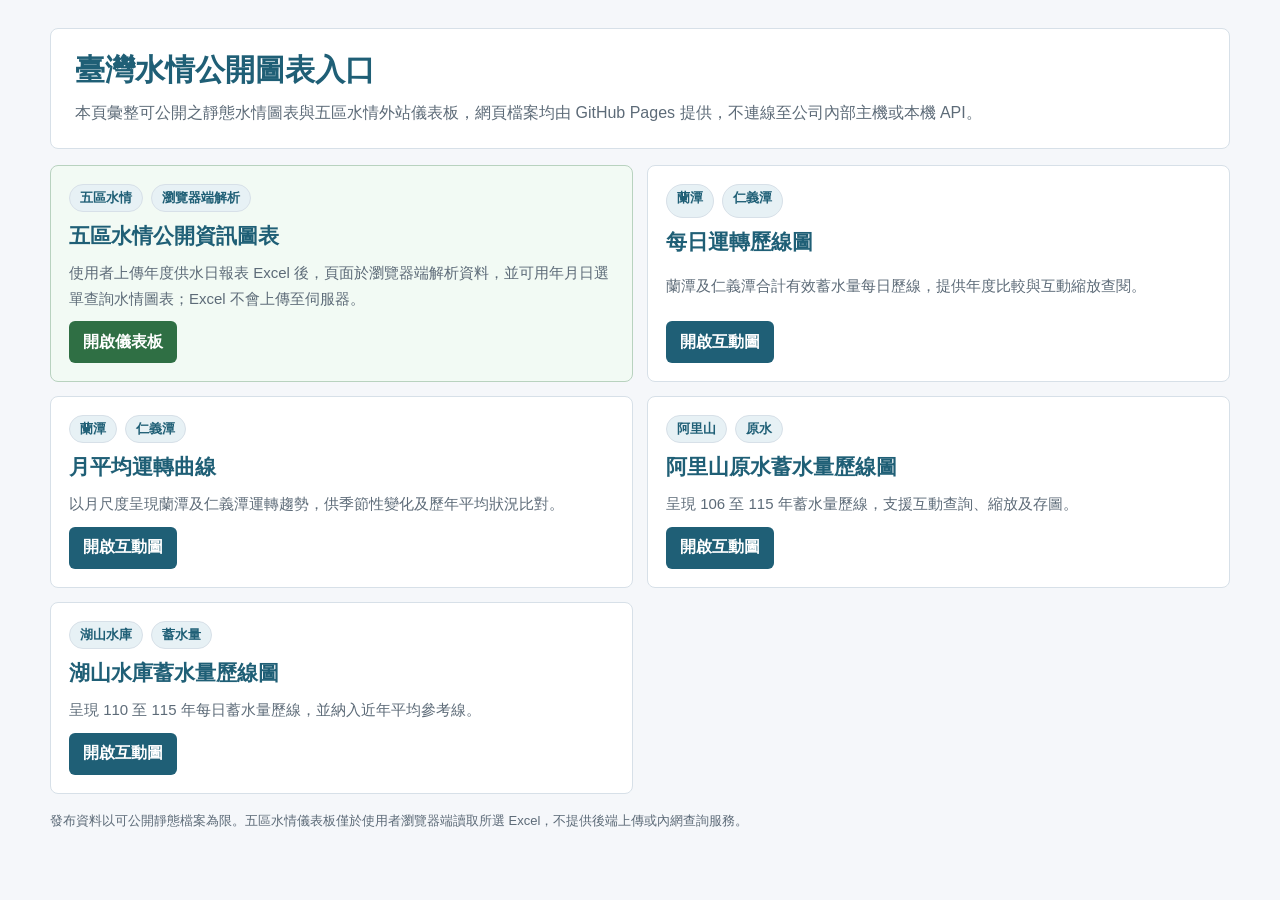
<file: index.html>
<!doctype html>
<html lang="zh-Hant-TW">
  <head>
    <meta charset="utf-8" />
    <meta name="viewport" content="width=device-width, initial-scale=1" />
    <title>臺灣水情公開圖表入口</title>
    <style>
      :root {
        color-scheme: light;
        --bg: #f5f7fa;
        --panel: #ffffff;
        --ink: #17212b;
        --muted: #5d6b78;
        --line: #d7e0e8;
        --primary: #1f5f76;
        --primary-soft: #e7f1f5;
        --accent: #2f6f44;
      }

      * {
        box-sizing: border-box;
      }

      body {
        margin: 0;
        background: var(--bg);
        color: var(--ink);
        font-family: "Microsoft JhengHei", "Noto Sans TC", Arial, sans-serif;
        letter-spacing: 0;
      }

      .shell {
        width: min(1180px, calc(100vw - 32px));
        margin: 0 auto;
        padding: 28px 0 44px;
      }

      header,
      .card {
        border: 1px solid var(--line);
        border-radius: 8px;
        background: var(--panel);
      }

      header {
        padding: 22px 24px;
      }

      h1 {
        margin: 0;
        color: var(--primary);
        font-size: 30px;
        line-height: 1.25;
      }

      .lead,
      .card p,
      footer {
        color: var(--muted);
        line-height: 1.7;
      }

      .lead {
        margin: 10px 0 0;
        font-size: 16px;
      }

      .grid {
        display: grid;
        grid-template-columns: repeat(2, minmax(0, 1fr));
        gap: 14px;
        margin-top: 16px;
      }

      .card {
        display: grid;
        gap: 10px;
        min-height: 180px;
        padding: 18px;
      }

      .card.primary {
        border-color: #b8d2bf;
        background: #f2faf4;
      }

      .card h2 {
        margin: 0;
        color: var(--primary);
        font-size: 21px;
        line-height: 1.35;
      }

      .card p {
        margin: 0;
        font-size: 15px;
      }

      .tag-row {
        display: flex;
        flex-wrap: wrap;
        gap: 8px;
      }

      .tag {
        border: 1px solid var(--line);
        border-radius: 999px;
        background: var(--primary-soft);
        color: var(--primary);
        font-size: 13px;
        font-weight: 800;
        padding: 4px 10px;
      }

      .actions {
        display: flex;
        align-items: center;
        gap: 10px;
        margin-top: auto;
      }

      a.button {
        display: inline-flex;
        min-height: 42px;
        align-items: center;
        justify-content: center;
        border-radius: 6px;
        background: var(--primary);
        color: #ffffff;
        font-weight: 900;
        text-decoration: none;
        padding: 9px 14px;
      }

      .primary a.button {
        background: var(--accent);
      }

      footer {
        margin-top: 16px;
        font-size: 13px;
      }

      @media (max-width: 760px) {
        .shell {
          width: min(100vw - 18px, 1180px);
          padding-top: 14px;
        }

        .grid {
          grid-template-columns: 1fr;
        }

        header,
        .card {
          padding: 16px;
        }

        h1 {
          font-size: 25px;
        }
      }
    </style>
  </head>
  <body>
    <main class="shell">
      <header>
        <h1>臺灣水情公開圖表入口</h1>
        <p class="lead">本頁彙整可公開之靜態水情圖表與五區水情外站儀表板，網頁檔案均由 GitHub Pages 提供，不連線至公司內部主機或本機 API。</p>
      </header>

      <section class="grid" aria-label="公開圖表清單">
        <article class="card primary">
          <div class="tag-row">
            <span class="tag">五區水情</span>
            <span class="tag">瀏覽器端解析</span>
          </div>
          <h2>五區水情公開資訊圖表</h2>
          <p>使用者上傳年度供水日報表 Excel 後，頁面於瀏覽器端解析資料，並可用年月日選單查詢水情圖表；Excel 不會上傳至伺服器。</p>
          <div class="actions">
            <a class="button" href="five-district-water-status/">開啟儀表板</a>
          </div>
        </article>

        <article class="card">
          <div class="tag-row">
            <span class="tag">蘭潭</span>
            <span class="tag">仁義潭</span>
          </div>
          <h2>每日運轉歷線圖</h2>
          <p>蘭潭及仁義潭合計有效蓄水量每日歷線，提供年度比較與互動縮放查閱。</p>
          <div class="actions">
            <a class="button" href="charts/lantan_renyitan_daily_ops_109_115_zoom.html">開啟互動圖</a>
          </div>
        </article>

        <article class="card">
          <div class="tag-row">
            <span class="tag">蘭潭</span>
            <span class="tag">仁義潭</span>
          </div>
          <h2>月平均運轉曲線</h2>
          <p>以月尺度呈現蘭潭及仁義潭運轉趨勢，供季節性變化及歷年平均狀況比對。</p>
          <div class="actions">
            <a class="button" href="charts/lantan_renyitan_month_avg_ops_109_115.html">開啟互動圖</a>
          </div>
        </article>

        <article class="card">
          <div class="tag-row">
            <span class="tag">阿里山</span>
            <span class="tag">原水</span>
          </div>
          <h2>阿里山原水蓄水量歷線圖</h2>
          <p>呈現 106 至 115 年蓄水量歷線，支援互動查詢、縮放及存圖。</p>
          <div class="actions">
            <a class="button" href="charts/alishan_rawwater_storage_106_115_white.html">開啟互動圖</a>
          </div>
        </article>

        <article class="card">
          <div class="tag-row">
            <span class="tag">湖山水庫</span>
            <span class="tag">蓄水量</span>
          </div>
          <h2>湖山水庫蓄水量歷線圖</h2>
          <p>呈現 110 至 115 年每日蓄水量歷線，並納入近年平均參考線。</p>
          <div class="actions">
            <a class="button" href="charts/hushan_reservoir_storage_110_115_white.html">開啟互動圖</a>
          </div>
        </article>
      </section>

      <footer>發布資料以可公開靜態檔案為限。五區水情儀表板僅於使用者瀏覽器端讀取所選 Excel，不提供後端上傳或內網查詢服務。</footer>
    </main>
  </body>
</html>
</file>
